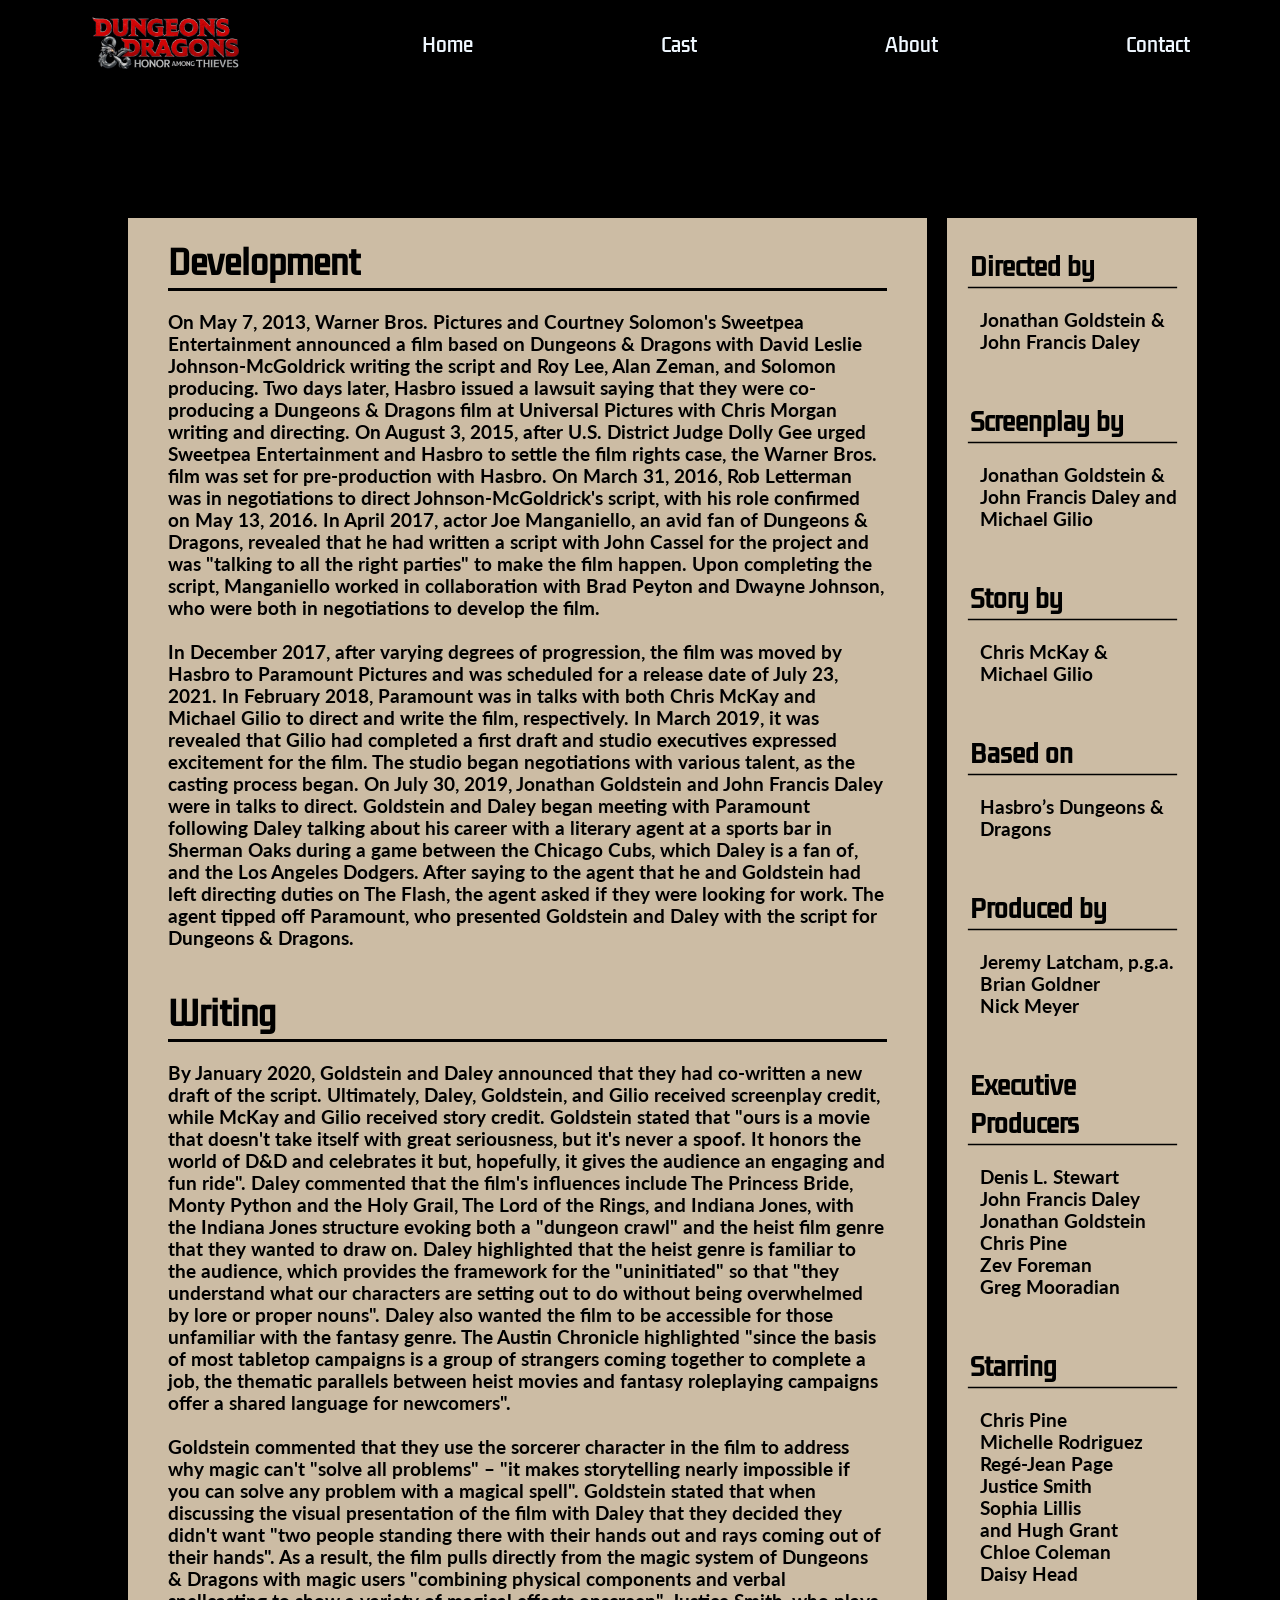
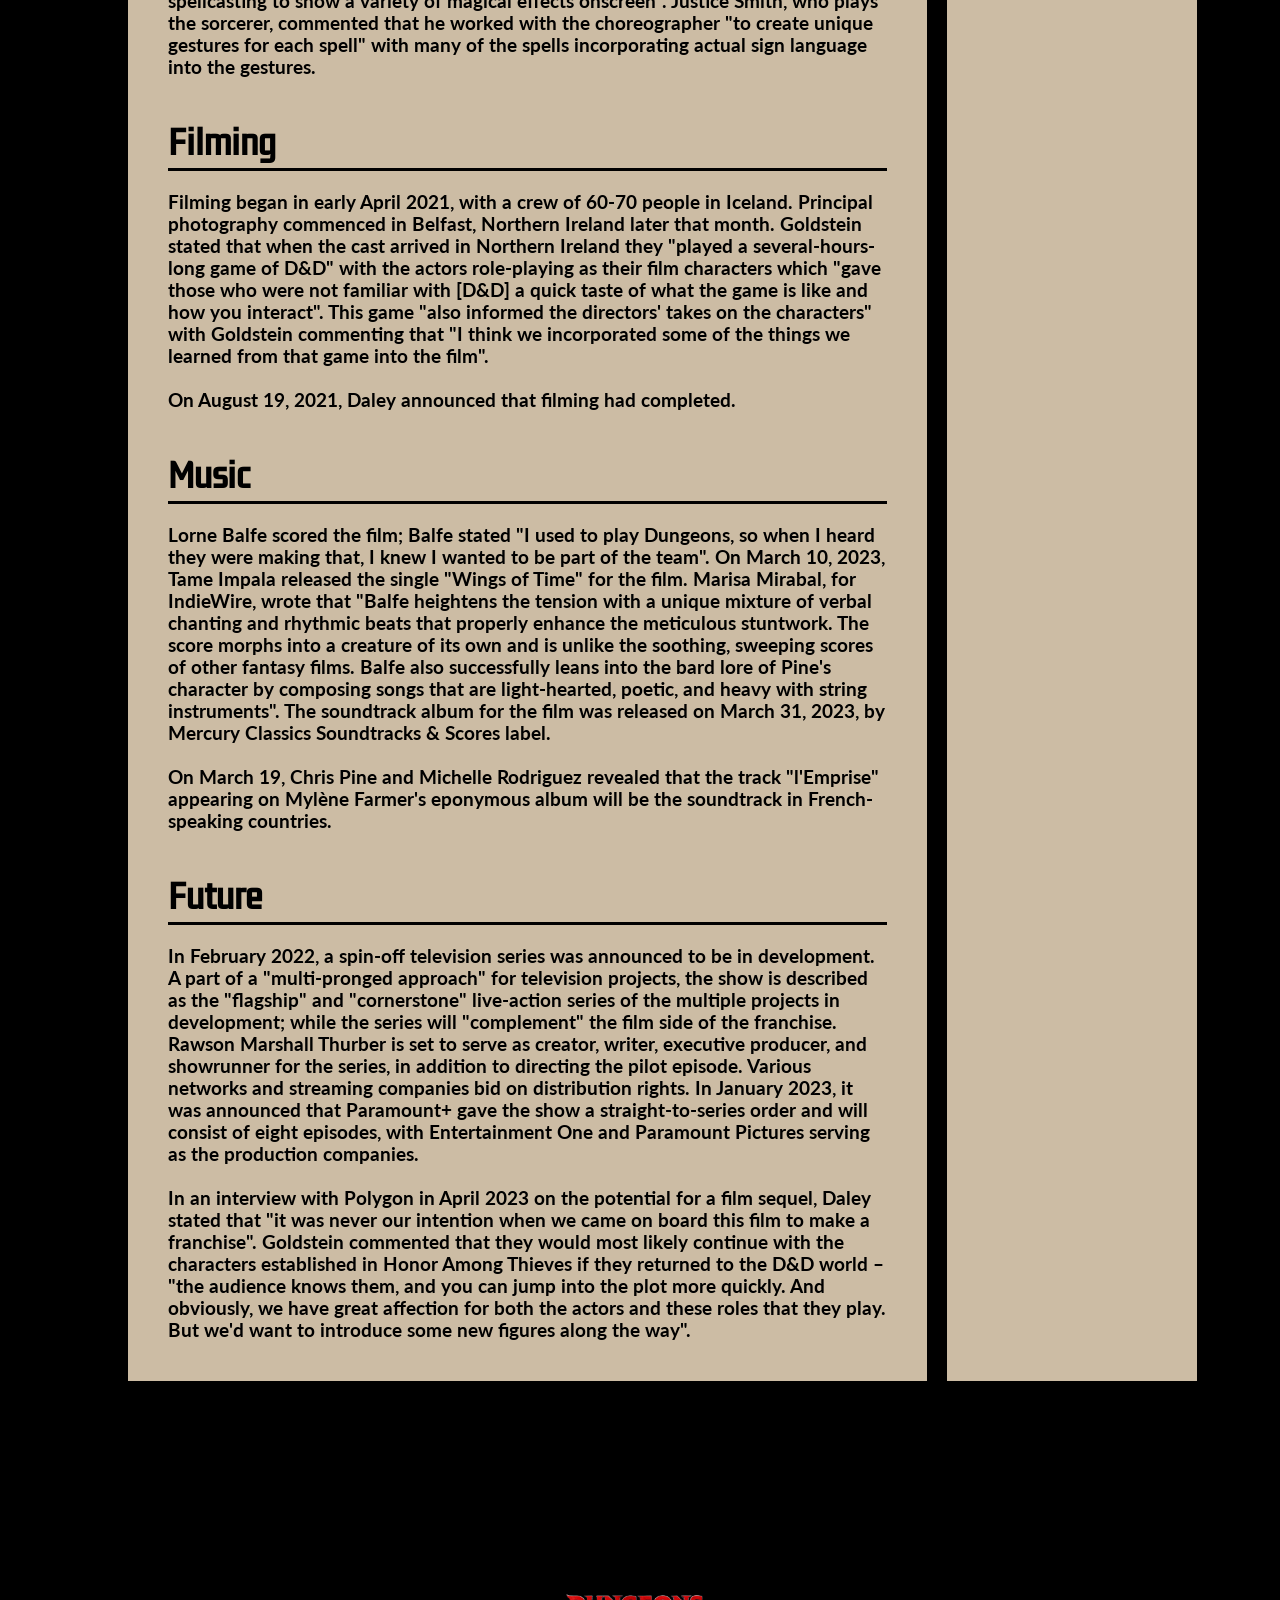
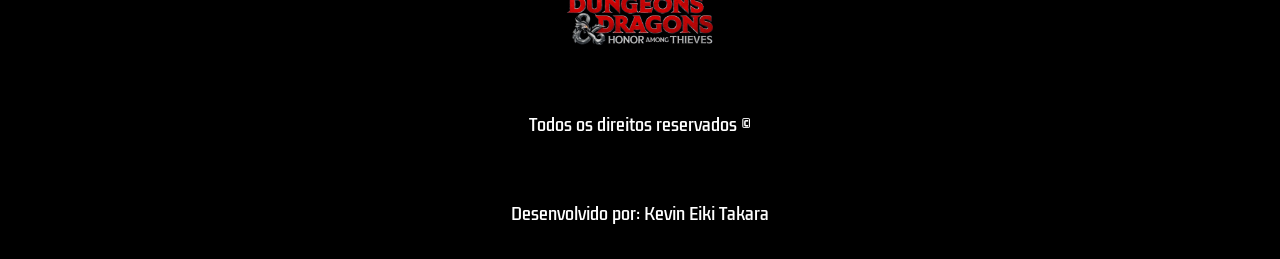
<file: about.html>
<!DOCTYPE html>
<html lang="en">
<head>
    <meta charset="UTF-8">
    <meta http-equiv="X-UA-Compatible" content="IE=edge">
    <meta name="viewport" content="width=device-width, initial-scale=1.0">
    <title>DnD - About</title>
    <link rel="stylesheet" href="./styles.css" />
    <link rel="stylesheet" href="./styles-about.css"/>
    <link rel="icon" href="./midia/dnd.ico"
</head>
<body>
    <header>
        <a href="./index.html">
            <img id="logo" src="./midia/dnd-hat-logo.png"/>
        </a>
        <nav>
            <ul>
                <a href="./index.html">
                    <li>Home</li>
                </a>
                <a href="./cast.html">
                    <li>Cast</li>
                </a>
                <a href="./about.html">
                    <li>About</li>
                </a>
                <a href="./contact.html">
                    <li>Contact</li>
                </a>
            </ul>
        </nav>
    </header>

    <div class="banner-map">
        <div class="page-container">
            <div class="text-container">
                <h1>Development</h1>
                <div class="line"></div>
                <h3>On May 7, 2013, Warner Bros. Pictures and Courtney Solomon's Sweetpea Entertainment announced a film based on Dungeons & Dragons with David Leslie Johnson-McGoldrick writing the script and Roy Lee, Alan Zeman, and Solomon producing. Two days later, Hasbro issued a lawsuit saying that they were co-producing a Dungeons & Dragons film at Universal Pictures with Chris Morgan writing and directing. On August 3, 2015, after U.S. District Judge Dolly Gee urged Sweetpea Entertainment and Hasbro to settle the film rights case, the Warner Bros. film was set for pre-production with Hasbro. On March 31, 2016, Rob Letterman was in negotiations to direct Johnson-McGoldrick's script, with his role confirmed on May 13, 2016. In April 2017, actor Joe Manganiello, an avid fan of Dungeons & Dragons, revealed that he had written a script with John Cassel for the project and was "talking to all the right parties" to make the film happen. Upon completing the script, Manganiello worked in collaboration with Brad Peyton and Dwayne Johnson, who were both in negotiations to develop the film.<br><br> In December 2017, after varying degrees of progression, the film was moved by Hasbro to Paramount Pictures and was scheduled for a release date of July 23, 2021. In February 2018, Paramount was in talks with both Chris McKay and Michael Gilio to direct and write the film, respectively. In March 2019, it was revealed that Gilio had completed a first draft and studio executives expressed excitement for the film. The studio began negotiations with various talent, as the casting process began. On July 30, 2019, Jonathan Goldstein and John Francis Daley were in talks to direct. Goldstein and Daley began meeting with Paramount following Daley talking about his career with a literary agent at a sports bar in Sherman Oaks during a game between the Chicago Cubs, which Daley is a fan of, and the Los Angeles Dodgers. After saying to the agent that he and Goldstein had left directing duties on The Flash, the agent asked if they were looking for work. The agent tipped off Paramount, who presented Goldstein and Daley with the script for Dungeons & Dragons.</h3>
            </div>
        
           <div class="text-container">
                <h1>Writing</h1>
                <div class="line"></div>
                <h3>By January 2020, Goldstein and Daley announced that they had co-written a new draft of the script. Ultimately, Daley, Goldstein, and Gilio received screenplay credit, while McKay and Gilio received story credit. Goldstein stated that "ours is a movie that doesn't take itself with great seriousness, but it's never a spoof. It honors the world of D&D and celebrates it but, hopefully, it gives the audience an engaging and fun ride". Daley commented that the film's influences include The Princess Bride, Monty Python and the Holy Grail, The Lord of the Rings, and Indiana Jones, with the Indiana Jones structure evoking both a "dungeon crawl" and the heist film genre that they wanted to draw on. Daley highlighted that the heist genre is familiar to the audience, which provides the framework for the "uninitiated" so that "they understand what our characters are setting out to do without being overwhelmed by lore or proper nouns". Daley also wanted the film to be accessible for those unfamiliar with the fantasy genre. The Austin Chronicle highlighted "since the basis of most tabletop campaigns is a group of strangers coming together to complete a job, the thematic parallels between heist movies and fantasy roleplaying campaigns offer a shared language for newcomers".<br><br>Goldstein commented that they use the sorcerer character in the film to address why magic can't "solve all problems" – "it makes storytelling nearly impossible if you can solve any problem with a magical spell". Goldstein stated that when discussing the visual presentation of the film with Daley that they decided they didn't want "two people standing there with their hands out and rays coming out of their hands". As a result, the film pulls directly from the magic system of Dungeons & Dragons with magic users "combining physical components and verbal spellcasting to show a variety of magical effects onscreen". Justice Smith, who plays the sorcerer, commented that he worked with the choreographer "to create unique gestures for each spell" with many of the spells incorporating actual sign language into the gestures.</h3>
            </div>
        
           <div class="text-container">
                <h1>Filming</h1>
                <div class="line"></div>
                <h3>Filming began in early April 2021, with a crew of 60-70 people in Iceland. Principal photography commenced in Belfast, Northern Ireland later that month. Goldstein stated that when the cast arrived in Northern Ireland they "played a several-hours-long game of D&D" with the actors role-playing as their film characters which "gave those who were not familiar with [D&D] a quick taste of what the game is like and how you interact". This game "also informed the directors' takes on the characters" with Goldstein commenting that "I think we incorporated some of the things we learned from that game into the film".<br><br>On August 19, 2021, Daley announced that filming had completed.</h3>
            </div>
        
           <div class="text-container">
                <h1>Music</h1>
                <div class="line"></div>
                <h3>Lorne Balfe scored the film; Balfe stated "I used to play Dungeons, so when I heard they were making that, I knew I wanted to be part of the team". On March 10, 2023, Tame Impala released the single "Wings of Time" for the film. Marisa Mirabal, for IndieWire, wrote that "Balfe heightens the tension with a unique mixture of verbal chanting and rhythmic beats that properly enhance the meticulous stuntwork. The score morphs into a creature of its own and is unlike the soothing, sweeping scores of other fantasy films. Balfe also successfully leans into the bard lore of Pine's character by composing songs that are light-hearted, poetic, and heavy with string instruments". The soundtrack album for the film was released on March 31, 2023, by Mercury Classics Soundtracks & Scores label.<br><br>On March 19, Chris Pine and Michelle Rodriguez revealed that the track "l'Emprise" appearing on Mylène Farmer's eponymous album will be the soundtrack in French-speaking countries.</h3>
            </div>
        
           <div class="text-container">
                <h1>Future</h1>
                <div class="line"></div>
                <h3>In February 2022, a spin-off television series was announced to be in development. A part of a "multi-pronged approach" for television projects, the show is described as the "flagship" and "cornerstone" live-action series of the multiple projects in development; while the series will "complement" the film side of the franchise. Rawson Marshall Thurber is set to serve as creator, writer, executive producer, and showrunner for the series, in addition to directing the pilot episode. Various networks and streaming companies bid on distribution rights. In January 2023, it was announced that Paramount+ gave the show a straight-to-series order and will consist of eight episodes, with Entertainment One and Paramount Pictures serving as the production companies.<br><br>In an interview with Polygon in April 2023 on the potential for a film sequel, Daley stated that "it was never our intention when we came on board this film to make a franchise". Goldstein commented that they would most likely continue with the characters established in Honor Among Thieves if they returned to the D&D world – "the audience knows them, and you can jump into the plot more quickly. And obviously, we have great affection for both the actors and these roles that they play. But we'd want to introduce some new figures along the way".</h3>
            </div>
        </div>

        <div class="spacing"></div>

        <div class="info-container">
            <div class="info">
                <h2>Directed by</h2>
                 <div class="line" style="scale: 0.93 0.5;"></div>
    
                <h3>Jonathan Goldstein &<br>
                    John Francis Daley
        
                <h2>Screenplay by</h2>
                 <div class="line" style="scale: 0.93 0.5;"></div>
        
                <h3>Jonathan Goldstein &<br>
                    John Francis Daley and<br>
                    Michael Gilio</h3>
        
                <h2>Story by</h2>
                 <div class="line" style="scale: 0.93 0.5;"></div>
        
                <h3>Chris McKay &<br>
                    Michael Gilio</h3>
    
                <h2>Based on</h2>
                 <div class="line" style="scale: 0.93 0.5;"></div>
    
                <h3>Hasbro’s Dungeons & Dragons</h3>
    
                <h2>Produced by</h2>
                 <div class="line" style="scale: 0.93 0.5;"></div>
    
                <h3>Jeremy Latcham, p.g.a.<br>
                    Brian Goldner<br>
                    Nick Meyer</h3>
    
                <h2>Executive Producers</h2>
                 <div class="line" style="scale: 0.93 0.5;"></div>
    
                <h3>Denis L. Stewart<br>
                    John Francis Daley<br>
                    Jonathan Goldstein<br>
                    Chris Pine<br>
                    Zev Foreman<br>
                    Greg Mooradian</h3>
    
                <h2>Starring</h2>
                <div class="line" style="scale: 0.93 0.5;"></div>
    
                <h3>Chris Pine<br>
                    Michelle Rodriguez<br>
                    Regé-Jean Page<br>
                    Justice Smith<br>
                    Sophia Lillis<br>
                    and Hugh Grant<br>
                    Chloe Coleman<br>
                    Daisy Head</h3>
            </div>
        </div>
    </div>

    <footer>
        <img style="object-fit: contain;" id="logo" src="./midia/dnd-hat-logo.png" />
        <span>Todos os direitos reservados ©</span>
        <span>Desenvolvido por: Kevin Eiki Takara</span>

        <nav class="footer-navigation">
            <ul class="footer-list">
                <a href="./index.html">
                    <li>Home</li>
                </a>
                <a href="./cast.html">
                    <li>Cast</li>
                </a>
                <a href="./about.html">
                    <li>About</li>
                </a>
                <a href="./contact.html">
                    <li>Contact</li>
                </a>
            </ul>
        </nav>
    </footer>
</body>
</html>
</file>
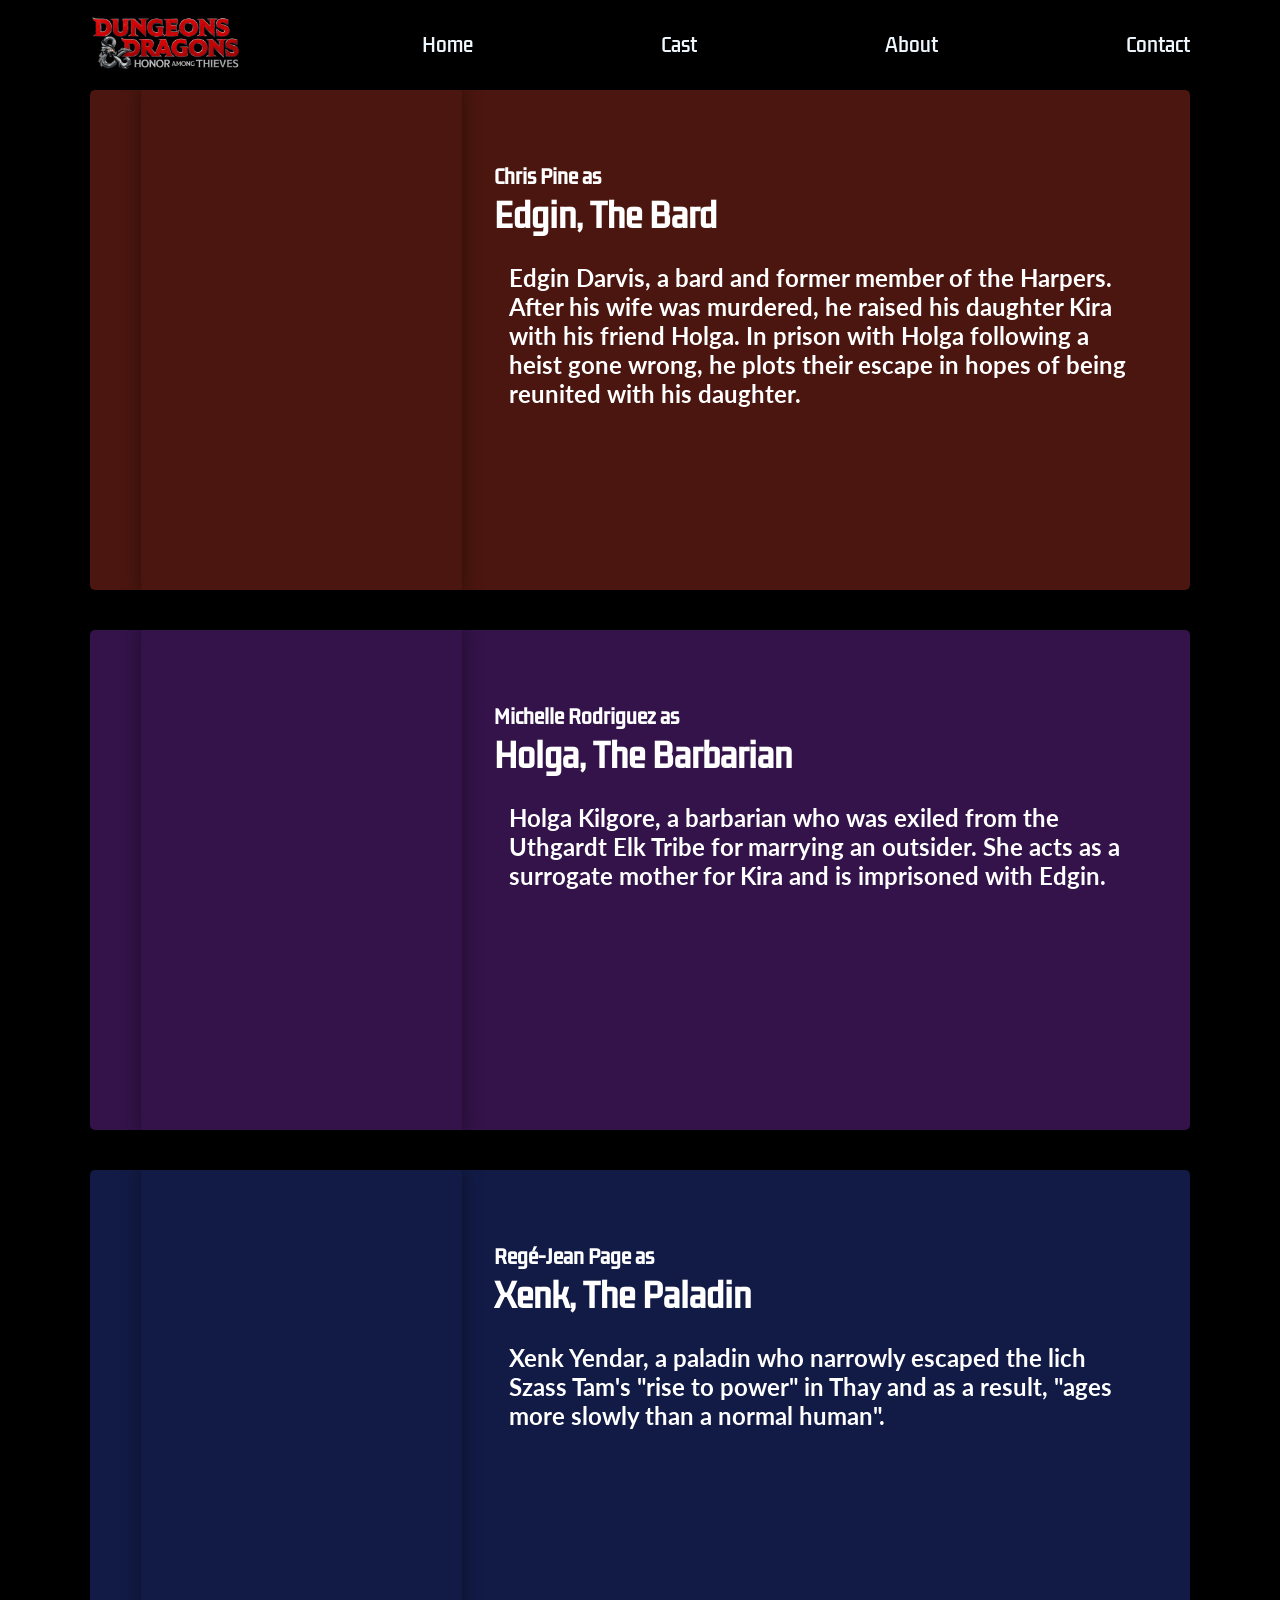
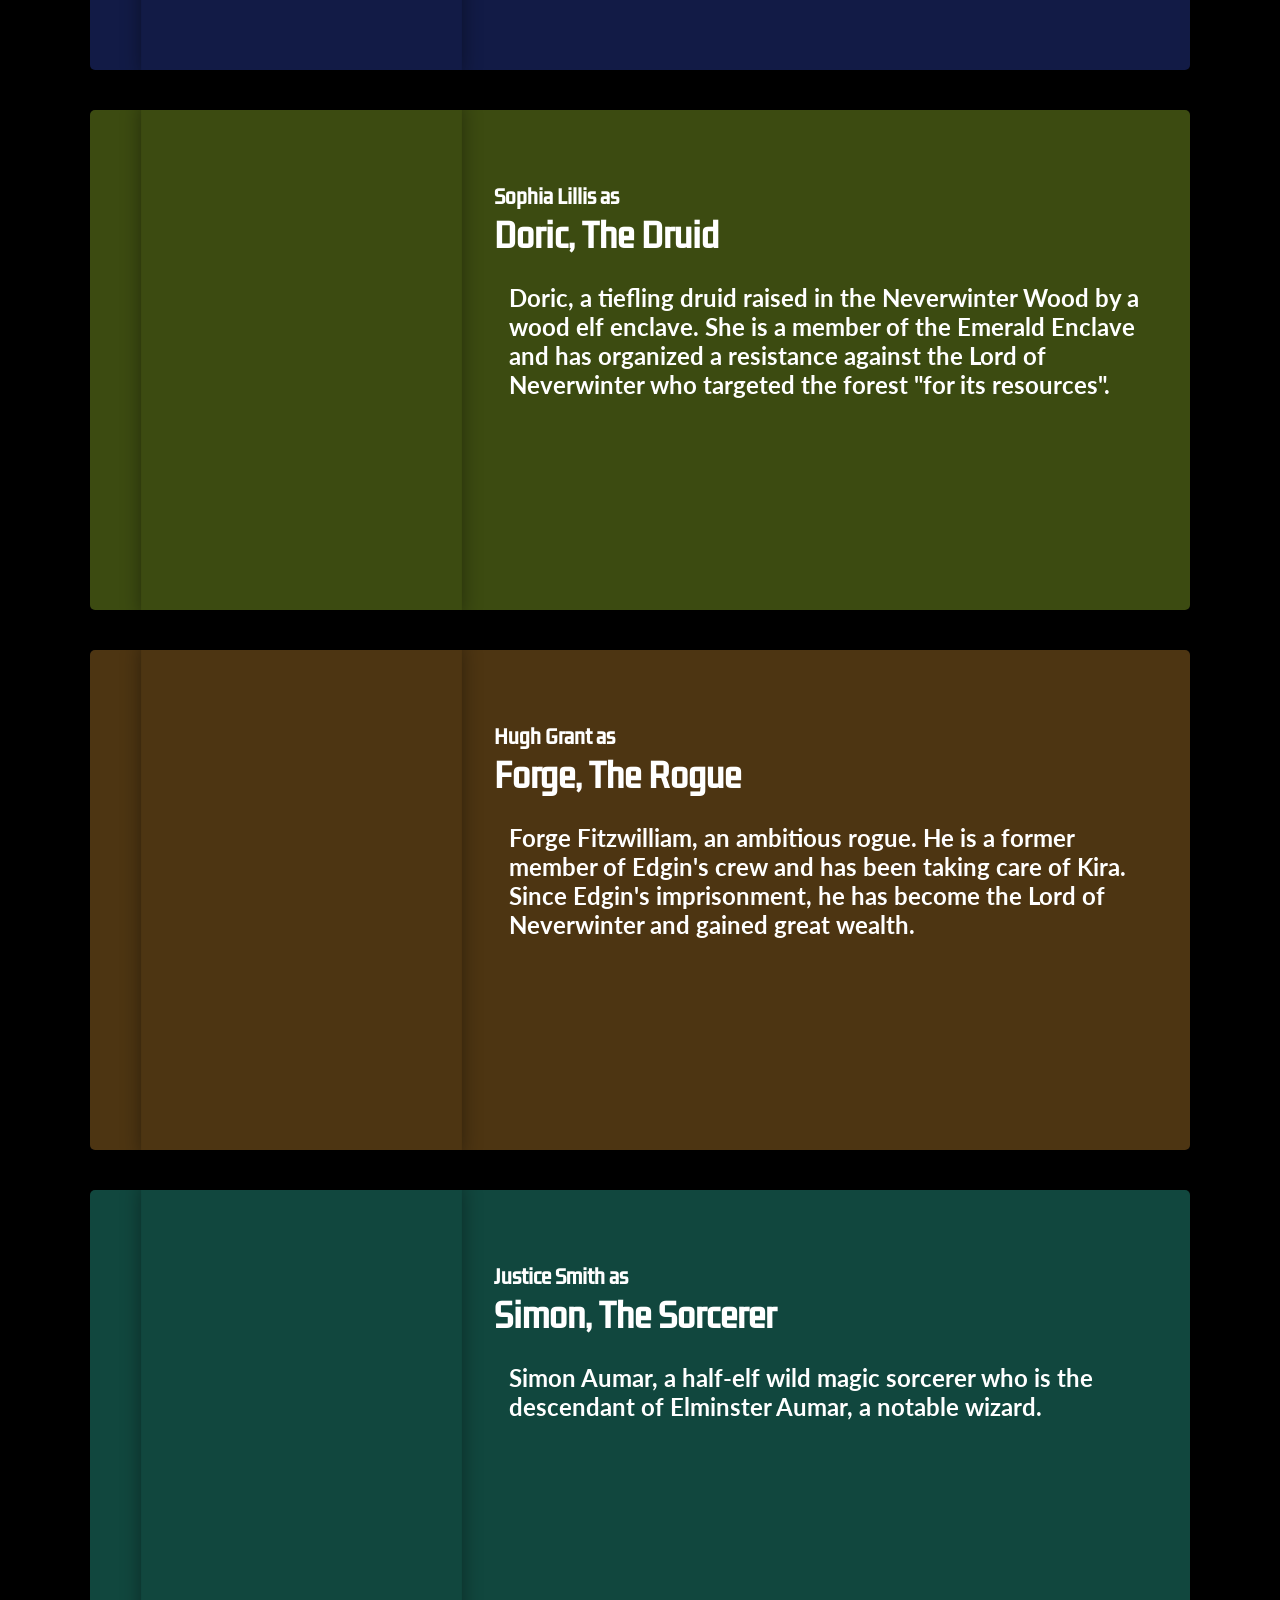
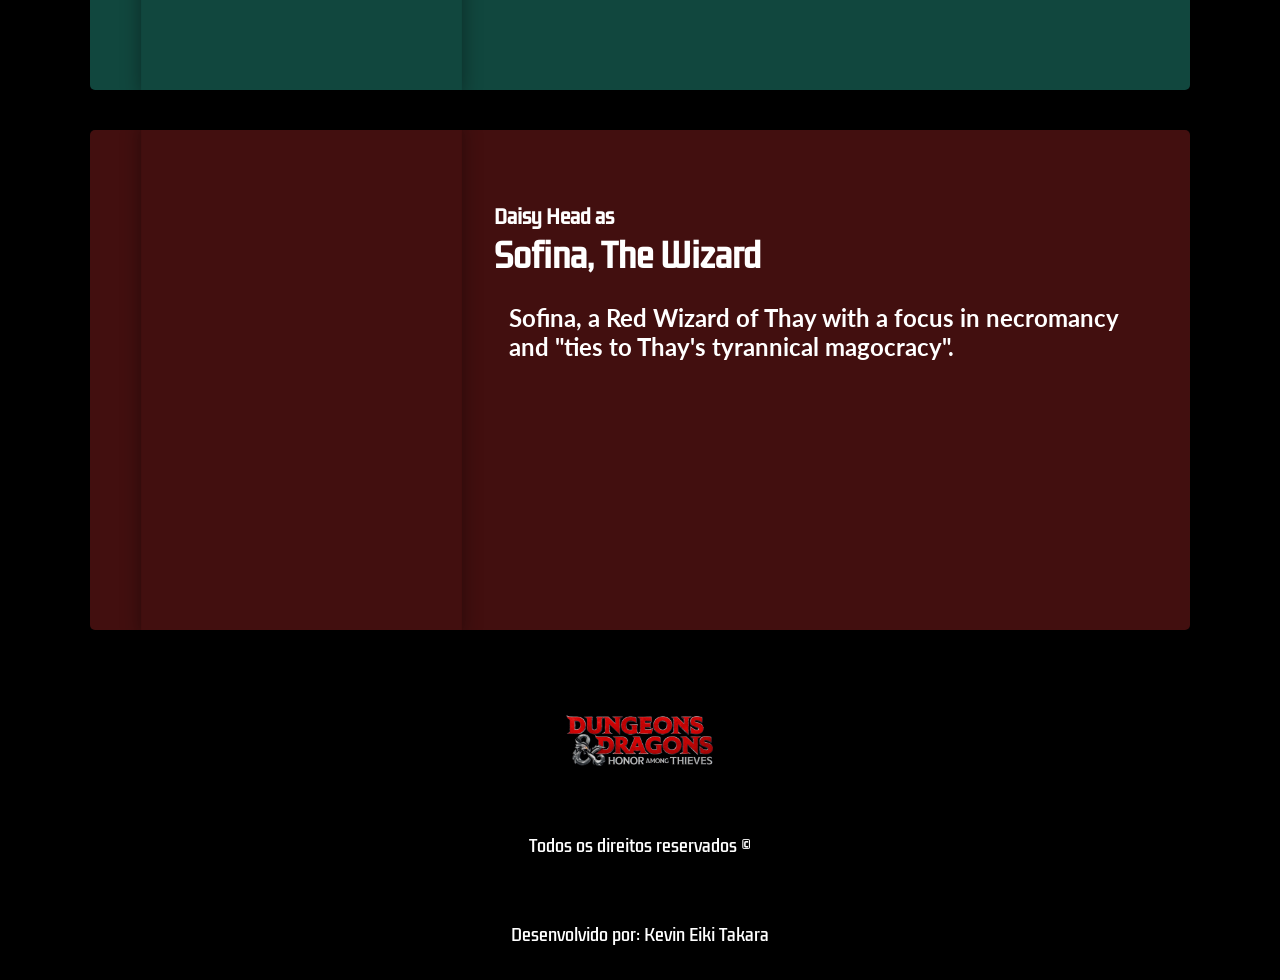
<file: cast.html>
<!DOCTYPE html>
<html lang="en">
<head>
    <meta charset="UTF-8">
    <meta http-equiv="X-UA-Compatible" content="IE=edge">
    <meta name="viewport" content="width=device-width, initial-scale=1.0">
    <title>DnD - Cast</title>
    <link rel="stylesheet" href="./styles.css" />
    <link rel="stylesheet" href="./styles-cast.css"/>
    <link rel="icon" href="./midia/dnd.ico"
</head>
<body>
    <header>
        <a href="./index.html">
            <img id="logo" src="./midia/dnd-hat-logo.png"/>
        </a>
        <nav>
            <ul>
                <a href="./index.html">
                    <li>Home</li>
                </a>
                <a href="./cast.html">
                    <li>Cast</li>
                </a>
                <a href="./about.html">
                    <li>About</li>
                </a>
                <a href="./contact.html">
                    <li>Contact</li>
                </a>
            </ul>
        </nav>
    </header>

    <div class="cast-container">
        <div class="cast-content color-bard" id="bard">
            <div class="cast img-1"></div>
            <div class="cast-box">
                <h3>Chris Pine as</h3>
                <h1>Edgin, The Bard</h1>
                <h2>Edgin Darvis, a bard and former member of the Harpers. After his wife was murdered, he raised his daughter Kira with his friend Holga. In prison with Holga following a heist gone wrong, he plots their escape in hopes of being reunited with his daughter.</h2>
            </div>
        </div>

        <div class="cast-content color-barbarian" id="barbarian">
            <div class="cast img-2"></div>
            <div class="cast-box">
                <h3>Michelle Rodriguez as</h3>
                <h1>Holga, The Barbarian</h1>
                <h2>Holga Kilgore, a barbarian who was exiled from the Uthgardt Elk Tribe for marrying an outsider. She acts as a surrogate mother for Kira and is imprisoned with Edgin.</h2>
            </div>
        </div>

        <div class="cast-content color-paladin" id="paladin">
            <div class="cast img-3"></div>
            <div class="cast-box">
                <h3>Regé-Jean Page as</h3>
                <h1>Xenk, The Paladin</h1>
                <h2>Xenk Yendar, a paladin who narrowly escaped the lich Szass Tam's "rise to power" in Thay and as a result, "ages more slowly than a normal human".</h2>
            </div>
        </div>

        <div class="cast-content color-druid" id="druid">
            <div class="cast img-4"></div>
            <div class="cast-box">
                <h3>Sophia Lillis as</h3>
                <h1>Doric, The Druid</h1>
                <h2>Doric, a tiefling druid raised in the Neverwinter Wood by a wood elf enclave. She is a member of the Emerald Enclave and has organized a resistance against the Lord of Neverwinter who targeted the forest "for its resources".</h2>
            </div>
        </div>

        <div class="cast-content color-rogue" id="rogue">
            <div class="cast img-5"></div>
            <div class="cast-box">
                <h3>Hugh Grant as</h3>
                <h1>Forge, The Rogue</h1>
                <h2>Forge Fitzwilliam, an ambitious rogue. He is a former member of Edgin's crew and has been taking care of Kira. Since Edgin's imprisonment, he has become the Lord of Neverwinter and gained great wealth.</h2>
            </div>
        </div>

        <div class="cast-content color-sorcerer" id="sorcerer">
            <div class="cast img-6"></div>
            <div class="cast-box">
                <h3>Justice Smith as</h3>
                <h1>Simon, The Sorcerer</h1>
                <h2>Simon Aumar, a half-elf wild magic sorcerer who is the descendant of Elminster Aumar, a notable wizard.</h2>
            </div>
        </div>

        <div class="cast-content color-wizard" id="wizard">
            <div class="cast img-7"></div>
            <div class="cast-box">
                <h3>Daisy Head as</h3>
                <h1>Sofina, The Wizard</h1>
                <h2>Sofina, a Red Wizard of Thay with a focus in necromancy and "ties to Thay's tyrannical magocracy".</h2>
            </div>
        </div>
    </div>

    <footer>
        <img style="object-fit: contain;" id="logo" src="./midia/dnd-hat-logo.png" />
        <span>Todos os direitos reservados ©</span>
        <span>Desenvolvido por: Kevin Eiki Takara</span>

        <nav class="footer-navigation">
            <ul class="footer-list">
                <a href="./index.html">
                    <li>Home</li>
                </a>
                <a href="./cast.html">
                    <li>Cast</li>
                </a>
                <a href="./about.html">
                    <li>About</li>
                </a>
                <a href="./contact.html">
                    <li>Contact</li>
                </a>
            </ul>
        </nav>
    </footer>
</body>
</html>
</file>
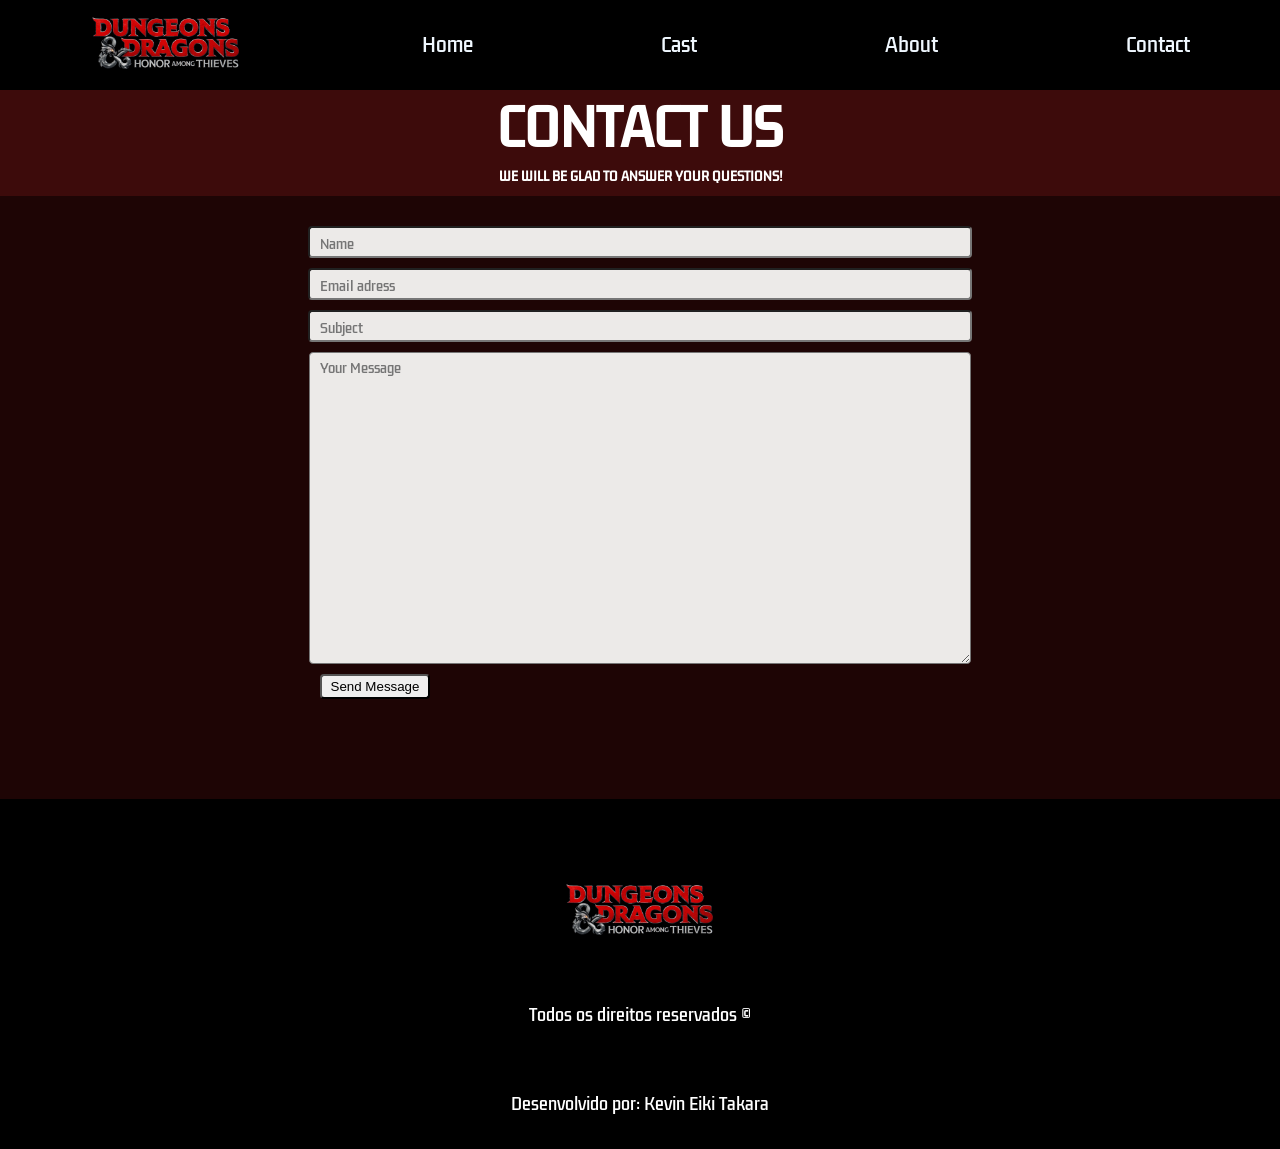
<file: contact.html>
<!DOCTYPE html>
<html lang="en">
<head>
    <meta charset="UTF-8">
    <meta http-equiv="X-UA-Compatible" content="IE=edge">
    <meta name="viewport" content="width=device-width, initial-scale=1.0">
    <title>DnD - Contact</title>
    <link rel="stylesheet" href="./styles.css" />
    <link rel="stylesheet" href="./styles-contact.css"/>
    <link rel="icon" href="./midia/dnd.ico"
</head>
<body>
    <header>
        <a href="./index.html">
            <img id="logo" src="./midia/dnd-hat-logo.png"/>
        </a>
        <nav>
            <ul>
                <a href="./index.html">
                    <li>Home</li>
                </a>
                <a href="./cast.html">
                    <li>Cast</li>
                </a>
                <a href="./about.html">
                    <li>About</li>
                </a>
                <a href="./contact.html">
                    <li>Contact</li>
                </a>
            </ul>
        </nav>
    </header>

    <div id="contact-container">
        <h1>CONTACT US</h1>
        <h3>WE WILL BE GLAD TO ANSWER YOUR QUESTIONS!</h3>
        <form class="contact-content" action="./contact.html">


            <input id="name" type="text" name="name" placeholder="Name"/>
            <input id="email" type="email" name="email" placeholder="Email adress"/>
            <input id="subject" type="text" name="subject" placeholder="Subject"/>
            <textarea id="message" name="message" placeholder="Your Message" rows="20"></textarea>
            <div class="button">
                <button id="send">Send Message</button>
            </div>
        </form>
    </div>

    <footer>
        <img style="object-fit: contain;" id="logo" src="./midia/dnd-hat-logo.png" />
        <span>Todos os direitos reservados ©</span>
        <span>Desenvolvido por: Kevin Eiki Takara</span>

        <nav class="footer-navigation">
            <ul class="footer-list">
                <a href="./index.html">
                    <li>Home</li>
                </a>
                <a href="./cast.html">
                    <li>Cast</li>
                </a>
                <a href="./about.html">
                    <li>About</li>
                </a>
                <a href="./contact.html">
                    <li>Contact</li>
                </a>
            </ul>
        </nav>
    </footer>
</body>
</html>
</file>
<file: styles.css>
@import url('https://fonts.googleapis.com/css2?family=Kdam+Thmor+Pro&display=swap');
@import url('https://fonts.googleapis.com/css2?family=Lato:wght@100&display=swap');

* {
    margin: 0;
    padding: 0;
    list-style: none;
    text-decoration: none;
}

body {
    background-color: black;
}

/*#region NAVEGATION*/
header {
    height: 90px;
    display: flex;
    justify-content: space-around;
    align-items: center;
}

nav {
    width: 60%;
}

ul {
    display: flex;
    width: 100%;
    justify-content: space-between;
}

li {
    list-style: none;
    color: aliceblue;
    cursor: pointer;
    font-size: 19px;
    transition: .5s;
    font-family: 'Kdam Thmor Pro', sans-serif;
}

li:hover {
    color: #D21617;
}

#logo {
    width:150px;
    height: auto;
}

footer {
    height: 300px;
    margin-top: 50px;
    display: flex;
    flex-direction: column;
    align-items: center;
    justify-content: space-around;
}

span {
    color: #fff;
    font-family: 'Kdam Thmor Pro', sans-serif;
}

.footer-navigation {
    display: none;
}

.footer-list {
    display: flex;
    flex-direction: column;
    align-items: center;
}

@media(max-width: 768px){
    .footer-navigation {
        display: block;
    }

    nav {
        display: none;
    }
}
</file>
<file: styles-about.css>
h1 {
    color: #000;
    font-family: 'Kdam Thmor Pro', sans-serif;
}

h2 {
    color: #000;
    font-family: 'Kdam Thmor Pro', sans-serif;
}

h3 {
    color: #000;
    font-family: 'Lato', sans-serif;
}

.banner-map {
    background-image: url(https://publish-01.obsidian.md/access/186a0d1b800fa85e50d49cb464898e4c/assets/neverwinter-castle_never.png);
    background-position: 30% 50%;
    background-size: cover;
    padding: 10%;
    display: grid;
    grid-template-columns: 78% 2% 20%;
}

.page-container {
    display: flex;
    flex-direction: column;
    row-gap: 20px;
    top: 500px;
    background-color: rgb(255, 235, 205, 0.8); 
    padding: 0 0 5% 0;
}

.text-container {
    margin: 20px 5% 0 5%;
}

.line {
    width: 100%;
    height: 3px;
    background-color: #000;
    margin-bottom: 20px;
}

.info-container {
    min-width: 250px;
    display: flex;
    flex-direction: column;
    row-gap: 20px;
    top: 500px;
    background-color: rgb(255, 235, 205, 0.8); 
}

.info {
    padding: 0 0 5% 0;
    margin: 20px 5% 0 5%;
}

.info h2 {
    margin-top: 10px;
    margin-left: 10px;
}

.info h3 {
    margin-top: 20px;
    margin-bottom: 50px;
    margin-left: 20px;
}

@media(max-width: 768px){
    .banner-map {
        padding: 5%;
        grid-template-columns: 1fr;
    }
}
</file>
<file: styles-cast.css>
.cast-container {
    margin: 0 7% 0 7%;
}

.cast-content {
    width: 100%;
    height: 500px;
    display: flex;
    transition: .2s;
    background-color: #fff;
    margin-bottom: 40px;
    border-radius: 5px;
}

.cast {
    margin-left: 5%;
    width: 470px;
    height: 100%;
    scale: 1.025;
    background-size: 352px;
    background-position: 50% 0%;
    border-radius: 5px;
    box-shadow: 0px 0px 20px rgba(0, 0, 0, 0.4);
}

.cast-content:hover {
    transition: .2s;
    transform: scale(1.05);
}

.cast-box {
    width: 100%;
    height: 100%;
    text-justify: distribute;
}

.cast-box h3 {
    margin: 10% 0 0 5%;
    color: #fff;
    font-family: 'Kdam Thmor Pro', sans-serif;
}

.cast-box h1 {
    margin: 0 0 0 5%;
    color: #fff;
    font-family: 'Kdam Thmor Pro', sans-serif;
}

.cast-box h2 {
    margin: 3% 7% 5% 7%;
    color: #fff;
    font-family: 'Lato', sans-serif;
}

/*#region COLOR-BOX*/
.color-bard {
    background-color: #4b160f;
}

.color-barbarian {
    background-color: #331349;
}

.color-paladin {
    background-color: #121b46;
}

.color-druid {
    background-color: #3c4b11;
}

.color-rogue {
    background-color: #4d3512;
}

.color-sorcerer {
    background-color: #11473e;
}

.color-wizard {
    background-color: #420f0f;
}
/*#endregion COLOR-BOX*/

/*#region CAST-IMG*/
.img-1 {
    background-image: url(https://thathashtagshow.com/wp-content/uploads/2023/03/dndinthonlinecharacterbard1shtoptimised-768x1139.jpg);
}

.img-2 {
    background-image: url(https://thathashtagshow.com/wp-content/uploads/2023/03/dndinthonlinecharacterbarbarian1shtoptimised-768x1139.jpg);
}

.img-3 {
    background-image: url(https://thathashtagshow.com/wp-content/uploads/2023/03/dndinthonlinecharacterpaladin1shtoptimised-768x1139.jpg);
}

.img-4 {
    background-image: url(https://thathashtagshow.com/wp-content/uploads/2023/03/dndinthonlinecharacterdruid1shtoptimised-768x1139.jpg);
}

.img-5 {
    background-image: url(https://thathashtagshow.com/wp-content/uploads/2023/03/dndinthonlinecharacterrouge1shtoptimised-768x1139.jpg);
}

.img-6 {
    background-image: url(https://thathashtagshow.com/wp-content/uploads/2023/03/dndinthonlinecharactersorcerer1shtoptimised-768x1139.jpg);
}

.img-7 {
    background-image: url(https://thathashtagshow.com/wp-content/uploads/2023/03/dndinthonlinecharacterwizard1shtoptimised-768x1139.jpg);
}
/*#endregion CAST-IMG*/

@media(max-width: 768px){
    .cast {
        margin-left: 0%;
        width: 100%;
    }

    .cast-box h2 {
        font-size: 18px;
    }
}
</file>
<file: styles-contact.css>
#contact-container {
    background-color: rgb(61, 11, 11);
}

.contact-content {
    display: flex;
    flex-direction: column;
    align-items: center;
    padding: 30px 0 100px 0;
    row-gap: 10px;
    background-color: rgba(0, 0, 0, 0.5);
}

h1 {
    display: flex;
    flex-direction: column;
    align-items: center;
    color: #fff;
    font-family: 'Kdam Thmor Pro', sans-serif;
    font-size: 50px;
}

H3 {
    display: flex;
    flex-direction: column;
    align-items: center;
    color: #fff;
    font-family: 'Kdam Thmor Pro', sans-serif;
    font-size: 12px;
    margin-bottom: 10px;
}

#name {
    width: 50%;
    min-width: 250px;
    height: 25px;
    display: block;
    padding: 3px 10px 0 10px;
    justify-content: center;
    border-radius: 4px;
    font-family: 'Kdam Thmor Pro', sans-serif;
    background-color: rgb(236, 234, 232);
}

#email {
    width: 50%;
    min-width: 250px;
    height: 25px;
    padding: 3px 10px 0 10px;
    display: block;
    border-radius: 4px;
    font-family: 'Kdam Thmor Pro', sans-serif;
    background-color: rgb(236, 234, 232);
}

#subject {
    width: 50%;
    min-width: 250px;
    height: 25px;
    padding: 3px 10px 0 10px;
    display: block;
    border-radius: 4px;
    font-family: 'Kdam Thmor Pro', sans-serif;
    background-color: rgb(236, 234, 232);
}

#message {
    width: 50%;
    min-width: 250px;
    min-height: 300px;
    max-height: 300px;
    padding: 5px 10px 5px 10px;
    display: block;
    border-radius: 4px;
    font-family: 'Kdam Thmor Pro', sans-serif;
    background-color: rgb(236, 234, 232);
}

.button {
    width: 50%;
}

#send {
    width: 12%;
    min-width: 110px;
    height: 25px;
    display: block;
    border-radius: 4px;
}

@media(max-width: 768px) {
    .button {
        margin-top: 10px;
        display: flex;
        flex-direction: column;
        align-items: center;
    }
}
</file>
